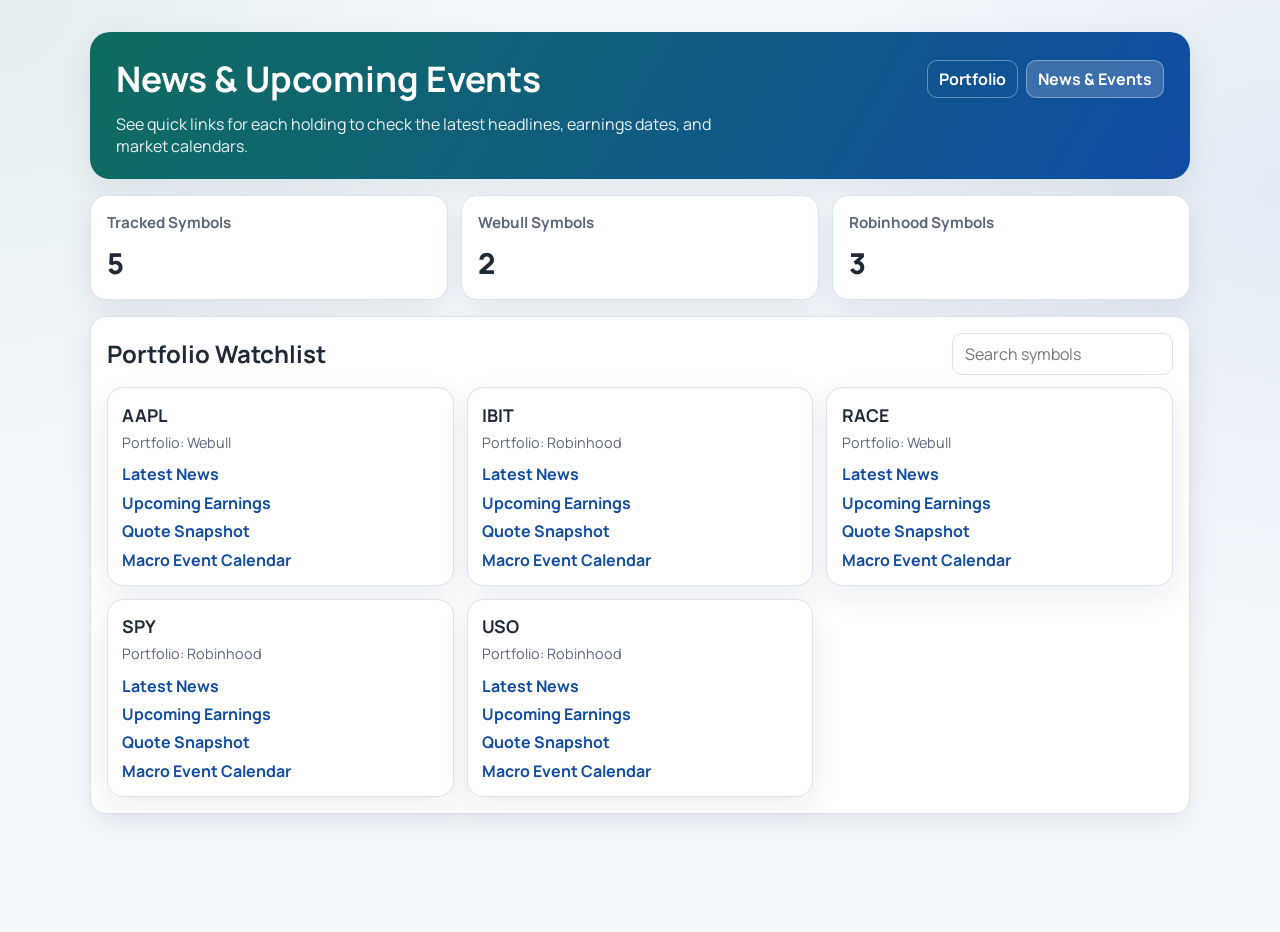
<file: news.html>
<!doctype html>
<html lang="en">
  <head>
    <meta charset="UTF-8" />
    <meta name="viewport" content="width=device-width, initial-scale=1.0" />
    <title>Portfolio News & Events</title>
    <link rel="preconnect" href="https://fonts.googleapis.com" />
    <link rel="preconnect" href="https://fonts.gstatic.com" crossorigin />
    <link
      href="https://fonts.googleapis.com/css2?family=Manrope:wght@400;500;700;800&display=swap"
      rel="stylesheet"
    />
    <link rel="stylesheet" href="styles.css" />
  </head>
  <body>
    <main class="page">
      <header class="hero">
        <div class="hero-top">
          <h1>News & Upcoming Events</h1>
          <nav class="nav-links" aria-label="Main navigation">
            <a href="portfolio.html">Portfolio</a>
            <a href="news.html" class="active">News & Events</a>
          </nav>
        </div>
        <p>
          See quick links for each holding to check the latest headlines,
          earnings dates, and market calendars.
        </p>
      </header>

      <section class="news-summary">
        <article class="metric-card">
          <h2>Tracked Symbols</h2>
          <p id="symbolCount">0</p>
        </article>
        <article class="metric-card">
          <h2>Webull Symbols</h2>
          <p id="webullCount">0</p>
        </article>
        <article class="metric-card">
          <h2>Robinhood Symbols</h2>
          <p id="robinhoodCount">0</p>
        </article>
      </section>

      <section class="table-area">
        <div class="table-header">
          <h2>Portfolio Watchlist</h2>
          <input
            id="newsSearch"
            type="text"
            placeholder="Search symbols"
            aria-label="Search symbols"
          />
        </div>
        <div class="news-grid" id="newsGrid">
          <article class="empty-card">
            Upload files on the Portfolio page first. Then this page will show
            symbol-specific news and event links.
          </article>
        </div>
      </section>
    </main>

    <script src="news.js"></script>
  </body>
</html>
</file>
<file: styles.css>
:root {
  --bg: #f5f8fb;
  --ink: #1f2937;
  --muted: #5b667a;
  --primary: #0f6d5f;
  --primary-soft: #d9efe9;
  --card: #ffffff;
  --line: #dbe3ec;
  --up: #0f8f4f;
  --down: #be2e2e;
  --shadow: 0 10px 30px rgba(14, 30, 62, 0.08);
}

* {
  box-sizing: border-box;
}

body {
  margin: 0;
  font-family: "Manrope", sans-serif;
  color: var(--ink);
  background:
    radial-gradient(circle at 0% 0%, rgba(15, 109, 95, 0.08), transparent 35%),
    radial-gradient(circle at 100% 20%, rgba(16, 76, 163, 0.08), transparent 35%),
    var(--bg);
  min-height: 100vh;
}

.page {
  width: min(1100px, calc(100% - 2rem));
  margin: 2rem auto 3rem;
  display: grid;
  gap: 1rem;
}

.hero {
  background: linear-gradient(120deg, #0f6d5f 0%, #104ca3 100%);
  color: #fff;
  border-radius: 20px;
  padding: 1.4rem 1.6rem;
  box-shadow: var(--shadow);
}

.hero-top {
  display: flex;
  justify-content: space-between;
  align-items: center;
  gap: 1rem;
}

.hero h1 {
  margin: 0;
  font-size: clamp(1.5rem, 3vw, 2.2rem);
}

.hero p {
  margin: 0.6rem 0 0;
  color: rgba(255, 255, 255, 0.92);
  max-width: 60ch;
}

.nav-links {
  display: flex;
  gap: 0.5rem;
}

.nav-links a {
  text-decoration: none;
  color: #fff;
  border: 1px solid rgba(255, 255, 255, 0.35);
  border-radius: 10px;
  padding: 0.45rem 0.7rem;
  font-weight: 700;
}

.nav-links a.active {
  background: rgba(255, 255, 255, 0.18);
}

.upload-grid {
  display: grid;
  grid-template-columns: repeat(2, minmax(0, 1fr));
  gap: 0.8rem;
}

.live-controls {
  display: flex;
  align-items: center;
  gap: 0.8rem;
  flex-wrap: wrap;
}

.upload-card,
.table-area,
.metric-card,
.empty-card,
.news-card,
.chart-card {
  background: var(--card);
  border: 1px solid var(--line);
  border-radius: 16px;
  box-shadow: var(--shadow);
}

.upload-card {
  padding: 1rem;
  display: grid;
  gap: 0.7rem;
}

.upload-card h2 {
  margin: 0;
  font-size: 1rem;
}

.upload-btn {
  width: fit-content;
  background: var(--primary);
  color: #fff;
  border: none;
  border-radius: 12px;
  padding: 0.65rem 1rem;
  font-weight: 700;
  cursor: pointer;
}

.upload-btn:disabled {
  opacity: 0.6;
  cursor: not-allowed;
}

#webullInput,
#robinhoodInput {
  display: none;
}

.file-status {
  margin: 0;
  color: var(--muted);
  font-weight: 600;
}

.metrics,
.news-summary {
  display: grid;
  grid-template-columns: repeat(3, minmax(0, 1fr));
  gap: 0.8rem;
}

.metric-card {
  padding: 1rem;
}

.metric-card h2 {
  margin: 0;
  color: var(--muted);
  font-size: 0.95rem;
  font-weight: 700;
}

.metric-card p {
  margin: 0.6rem 0 0;
  font-size: clamp(1.2rem, 3vw, 1.8rem);
  font-weight: 800;
}

.table-area {
  padding: 1rem;
}

.chart-card {
  padding: 1rem;
  display: grid;
  gap: 0.65rem;
}

.chart-header {
  display: flex;
  justify-content: space-between;
  align-items: baseline;
  gap: 1rem;
}

.chart-header h2 {
  margin: 0;
}

#chartChange {
  margin: 0;
  font-weight: 800;
  font-size: 1.05rem;
}

.chart-stage {
  position: relative;
  border: 1px solid var(--line);
  border-radius: 14px;
  overflow: hidden;
  background: linear-gradient(180deg, #fbfefd 0%, #f6fbf8 100%);
  min-height: 230px;
}

#portfolioChart {
  width: 100%;
  height: 230px;
  display: block;
}

.chart-empty {
  position: absolute;
  inset: auto 1rem 0.8rem;
  color: var(--muted);
  font-weight: 600;
  margin: 0;
}

.chart-footer {
  display: flex;
  justify-content: space-between;
  color: var(--muted);
  font-weight: 700;
  font-size: 0.88rem;
}

.table-header {
  display: flex;
  justify-content: space-between;
  gap: 1rem;
  align-items: center;
  margin-bottom: 0.8rem;
}

.left-controls {
  display: grid;
  gap: 0.5rem;
}

.left-controls h2,
.table-header h2 {
  margin: 0;
}

.portfolio-tabs {
  display: flex;
  gap: 0.4rem;
  flex-wrap: wrap;
}

.tab {
  border: 1px solid var(--line);
  background: #fff;
  color: var(--ink);
  border-radius: 999px;
  padding: 0.38rem 0.75rem;
  cursor: pointer;
  font: inherit;
  font-weight: 700;
}

.tab.active {
  background: var(--primary-soft);
  border-color: #9bcfc1;
  color: #0a4e44;
}

#searchInput,
#newsSearch {
  border: 1px solid var(--line);
  border-radius: 10px;
  padding: 0.55rem 0.75rem;
  min-width: 220px;
  font: inherit;
}

.table-wrap {
  overflow-x: auto;
}

table {
  width: 100%;
  border-collapse: collapse;
}

th,
td {
  padding: 0.65rem 0.5rem;
  text-align: left;
  border-bottom: 1px solid var(--line);
  white-space: nowrap;
}

th {
  color: var(--muted);
  font-size: 0.85rem;
  text-transform: uppercase;
  letter-spacing: 0.03em;
  cursor: pointer;
}

tbody tr:hover {
  background: #f9fbfd;
}

.empty {
  text-align: center;
  color: var(--muted);
  padding: 1.2rem;
}

.up {
  color: var(--up);
  font-weight: 700;
}

.down {
  color: var(--down);
  font-weight: 700;
}

.neutral {
  color: var(--ink);
}

.news-grid {
  display: grid;
  grid-template-columns: repeat(auto-fill, minmax(260px, 1fr));
  gap: 0.8rem;
}

.news-card,
.empty-card {
  padding: 0.9rem;
}

.news-card h3 {
  margin: 0;
  font-size: 1.1rem;
}

.news-meta {
  margin: 0.4rem 0 0.7rem;
  color: var(--muted);
  font-size: 0.9rem;
}

.news-links {
  display: grid;
  gap: 0.4rem;
}

.news-links a {
  color: #104ca3;
  text-decoration: none;
  font-weight: 700;
}

.news-links a:hover {
  text-decoration: underline;
}

@media (max-width: 900px) {
  .upload-grid,
  .metrics,
  .news-summary {
    grid-template-columns: 1fr;
  }

  .hero-top,
  .table-header {
    flex-direction: column;
    align-items: stretch;
  }

  .chart-header {
    flex-direction: column;
    align-items: flex-start;
  }

  .live-controls {
    align-items: stretch;
  }

  #searchInput,
  #newsSearch {
    min-width: 0;
    width: 100%;
  }
}
</file>
